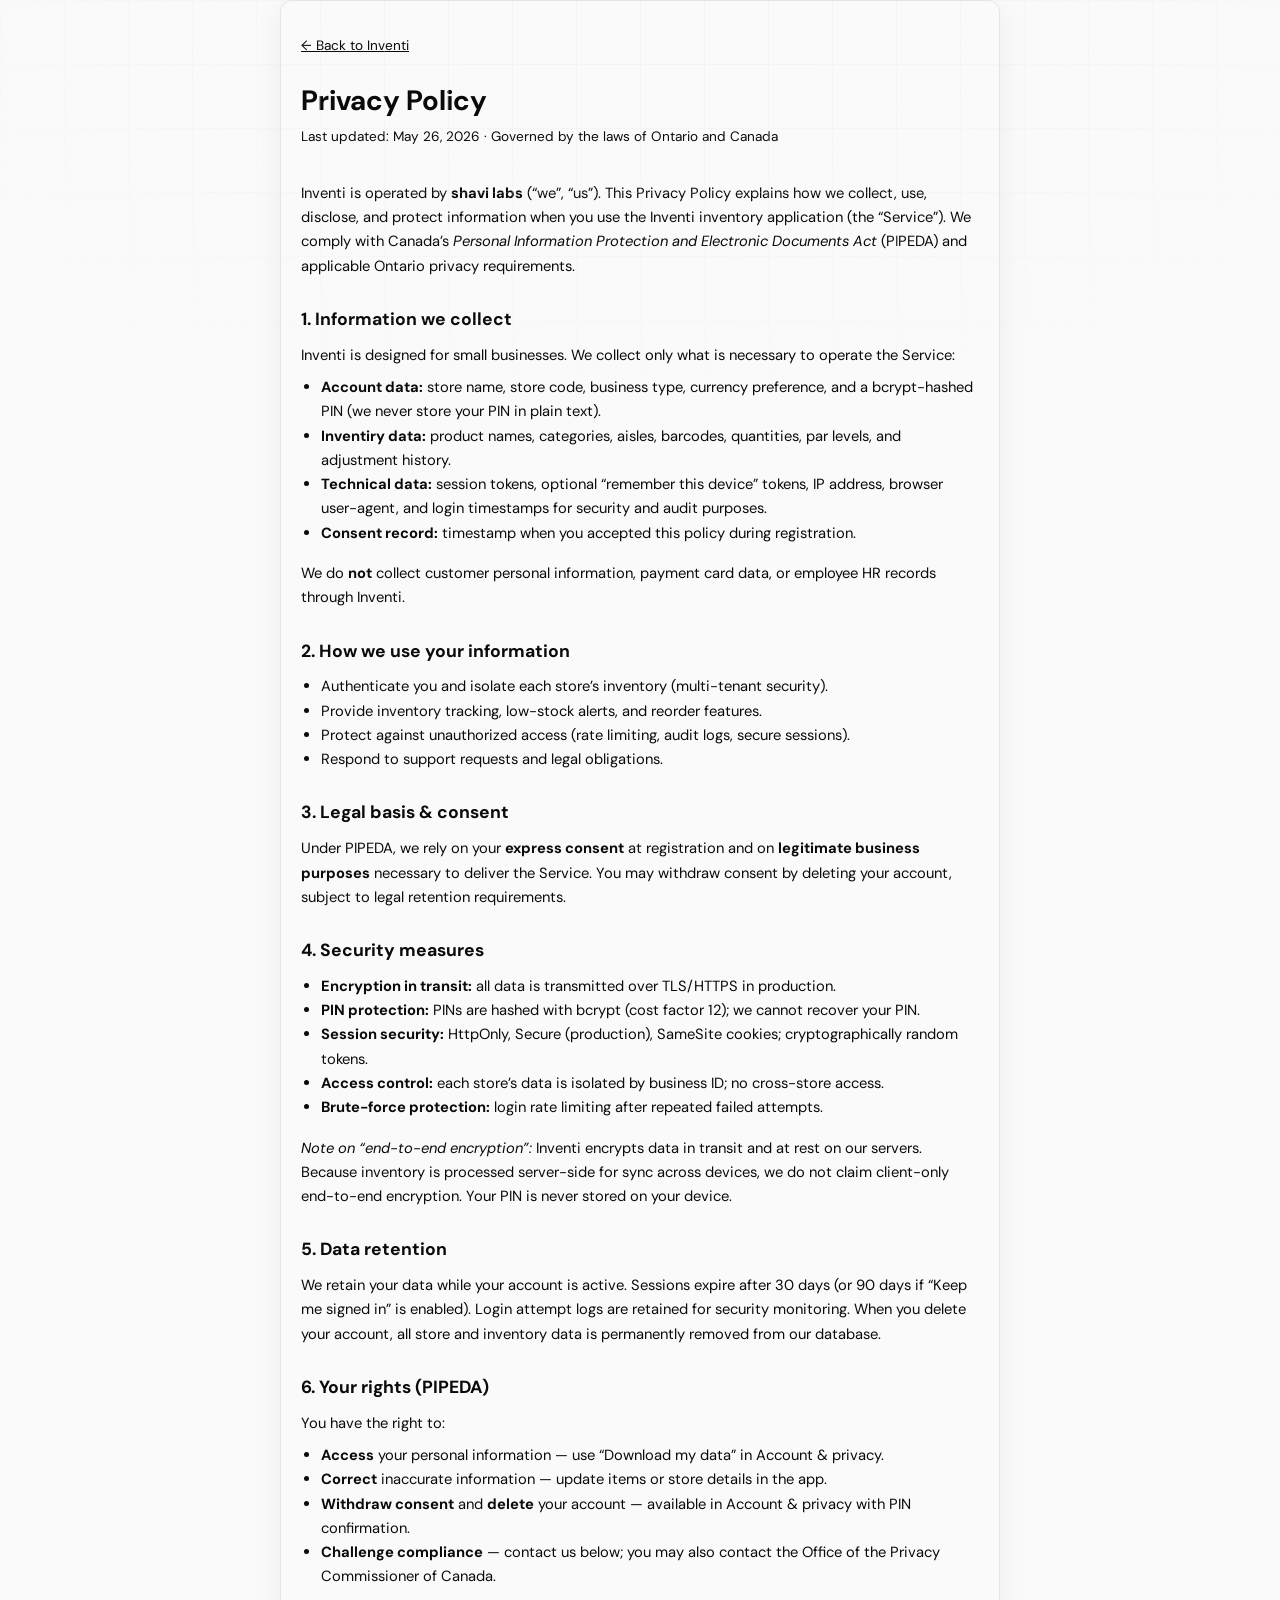
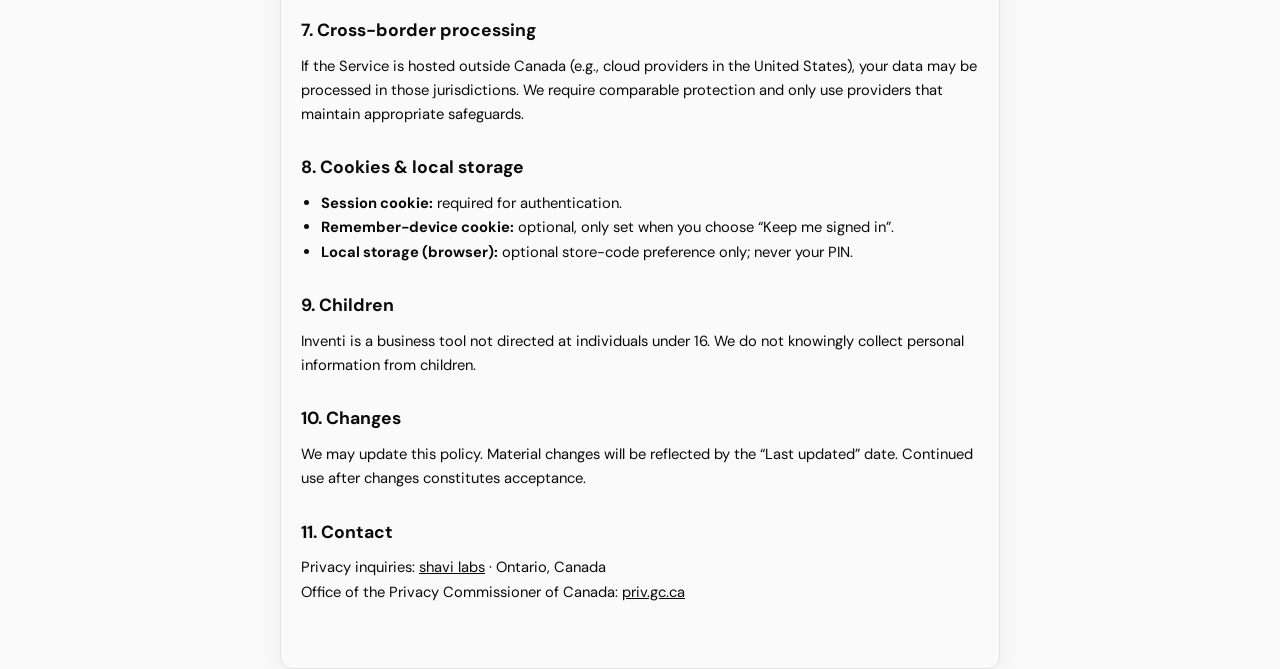
<file: static/privacy.html>
<!DOCTYPE html>
<html lang="en-CA">
<head>
  <meta charset="UTF-8">
  <meta name="viewport" content="width=device-width, initial-scale=1.0">
  <meta name="description" content="Inventi Privacy Policy — PIPEDA compliant data handling for Canadian businesses.">
  <title>Privacy Policy — Inventi</title>
  <link rel="icon" href="/static/logo.jfif" type="image/jpeg">
  <link rel="preconnect" href="https://fonts.googleapis.com">
  <link rel="preconnect" href="https://fonts.gstatic.com" crossorigin>
  <link href="https://fonts.googleapis.com/css2?family=DM+Sans:ital,opsz,wght@0,9..40,400;0,9..40,500;0,9..40,600&display=swap" rel="stylesheet">
  <link rel="stylesheet" href="/static/styles.css">
  <style>
    .legal-page { max-width: 720px; margin: 0 auto; padding: 2rem 1.25rem 4rem; }
    .legal-page h1 { font-size: 1.75rem; margin-bottom: .25rem; }
    .legal-page .updated { color: var(--gray-500); font-size: .85rem; margin-bottom: 2rem; }
    .legal-page h2 { font-size: 1.1rem; margin: 1.75rem 0 .65rem; }
    .legal-page p, .legal-page li { font-size: .92rem; line-height: 1.65; color: var(--gray-700); }
    .legal-page ul { padding-left: 1.25rem; margin: .5rem 0 1rem; }
    .legal-page a { color: var(--black); }
    .legal-back { display: inline-block; margin-bottom: 1.5rem; font-size: .85rem; }
  </style>
</head>
<body>
  <div class="grid-bg" aria-hidden="true"></div>
  <article class="legal-page card">
    <a class="legal-back" href="/">&larr; Back to Inventi</a>
    <h1>Privacy Policy</h1>
    <p class="updated">Last updated: May 26, 2026 · Governed by the laws of Ontario and Canada</p>

    <p>Inventi is operated by <strong>shavi labs</strong> (“we”, “us”). This Privacy Policy explains how we collect, use, disclose, and protect information when you use the Inventi inventory application (the “Service”). We comply with Canada’s <em>Personal Information Protection and Electronic Documents Act</em> (PIPEDA) and applicable Ontario privacy requirements.</p>

    <h2>1. Information we collect</h2>
    <p>Inventi is designed for small businesses. We collect only what is necessary to operate the Service:</p>
    <ul>
      <li><strong>Account data:</strong> store name, store code, business type, currency preference, and a bcrypt-hashed PIN (we never store your PIN in plain text).</li>
      <li><strong>Inventiry data:</strong> product names, categories, aisles, barcodes, quantities, par levels, and adjustment history.</li>
      <li><strong>Technical data:</strong> session tokens, optional “remember this device” tokens, IP address, browser user-agent, and login timestamps for security and audit purposes.</li>
      <li><strong>Consent record:</strong> timestamp when you accepted this policy during registration.</li>
    </ul>
    <p>We do <strong>not</strong> collect customer personal information, payment card data, or employee HR records through Inventi.</p>

    <h2>2. How we use your information</h2>
    <ul>
      <li>Authenticate you and isolate each store’s inventory (multi-tenant security).</li>
      <li>Provide inventory tracking, low-stock alerts, and reorder features.</li>
      <li>Protect against unauthorized access (rate limiting, audit logs, secure sessions).</li>
      <li>Respond to support requests and legal obligations.</li>
    </ul>

    <h2>3. Legal basis & consent</h2>
    <p>Under PIPEDA, we rely on your <strong>express consent</strong> at registration and on <strong>legitimate business purposes</strong> necessary to deliver the Service. You may withdraw consent by deleting your account, subject to legal retention requirements.</p>

    <h2>4. Security measures</h2>
    <ul>
      <li><strong>Encryption in transit:</strong> all data is transmitted over TLS/HTTPS in production.</li>
      <li><strong>PIN protection:</strong> PINs are hashed with bcrypt (cost factor 12); we cannot recover your PIN.</li>
      <li><strong>Session security:</strong> HttpOnly, Secure (production), SameSite cookies; cryptographically random tokens.</li>
      <li><strong>Access control:</strong> each store’s data is isolated by business ID; no cross-store access.</li>
      <li><strong>Brute-force protection:</strong> login rate limiting after repeated failed attempts.</li>
    </ul>
    <p><em>Note on “end-to-end encryption”:</em> Inventi encrypts data in transit and at rest on our servers. Because inventory is processed server-side for sync across devices, we do not claim client-only end-to-end encryption. Your PIN is never stored on your device.</p>

    <h2>5. Data retention</h2>
    <p>We retain your data while your account is active. Sessions expire after 30 days (or 90 days if “Keep me signed in” is enabled). Login attempt logs are retained for security monitoring. When you delete your account, all store and inventory data is permanently removed from our database.</p>

    <h2>6. Your rights (PIPEDA)</h2>
    <p>You have the right to:</p>
    <ul>
      <li><strong>Access</strong> your personal information — use “Download my data” in Account & privacy.</li>
      <li><strong>Correct</strong> inaccurate information — update items or store details in the app.</li>
      <li><strong>Withdraw consent</strong> and <strong>delete</strong> your account — available in Account & privacy with PIN confirmation.</li>
      <li><strong>Challenge compliance</strong> — contact us below; you may also contact the Office of the Privacy Commissioner of Canada.</li>
    </ul>

    <h2>7. Cross-border processing</h2>
    <p>If the Service is hosted outside Canada (e.g., cloud providers in the United States), your data may be processed in those jurisdictions. We require comparable protection and only use providers that maintain appropriate safeguards.</p>

    <h2>8. Cookies & local storage</h2>
    <ul>
      <li><strong>Session cookie:</strong> required for authentication.</li>
      <li><strong>Remember-device cookie:</strong> optional, only set when you choose “Keep me signed in”.</li>
      <li><strong>Local storage (browser):</strong> optional store-code preference only; never your PIN.</li>
    </ul>

    <h2>9. Children</h2>
    <p>Inventi is a business tool not directed at individuals under 16. We do not knowingly collect personal information from children.</p>

    <h2>10. Changes</h2>
    <p>We may update this policy. Material changes will be reflected by the “Last updated” date. Continued use after changes constitutes acceptance.</p>

    <h2>11. Contact</h2>
    <p>Privacy inquiries: <a href="https://splendorous-lollipop-8cfbad.netlify.app/">shavi labs</a> · Ontario, Canada</p>
    <p>Office of the Privacy Commissioner of Canada: <a href="https://www.priv.gc.ca/" target="_blank" rel="noopener">priv.gc.ca</a></p>
  </article>
</body>
</html>
</file>
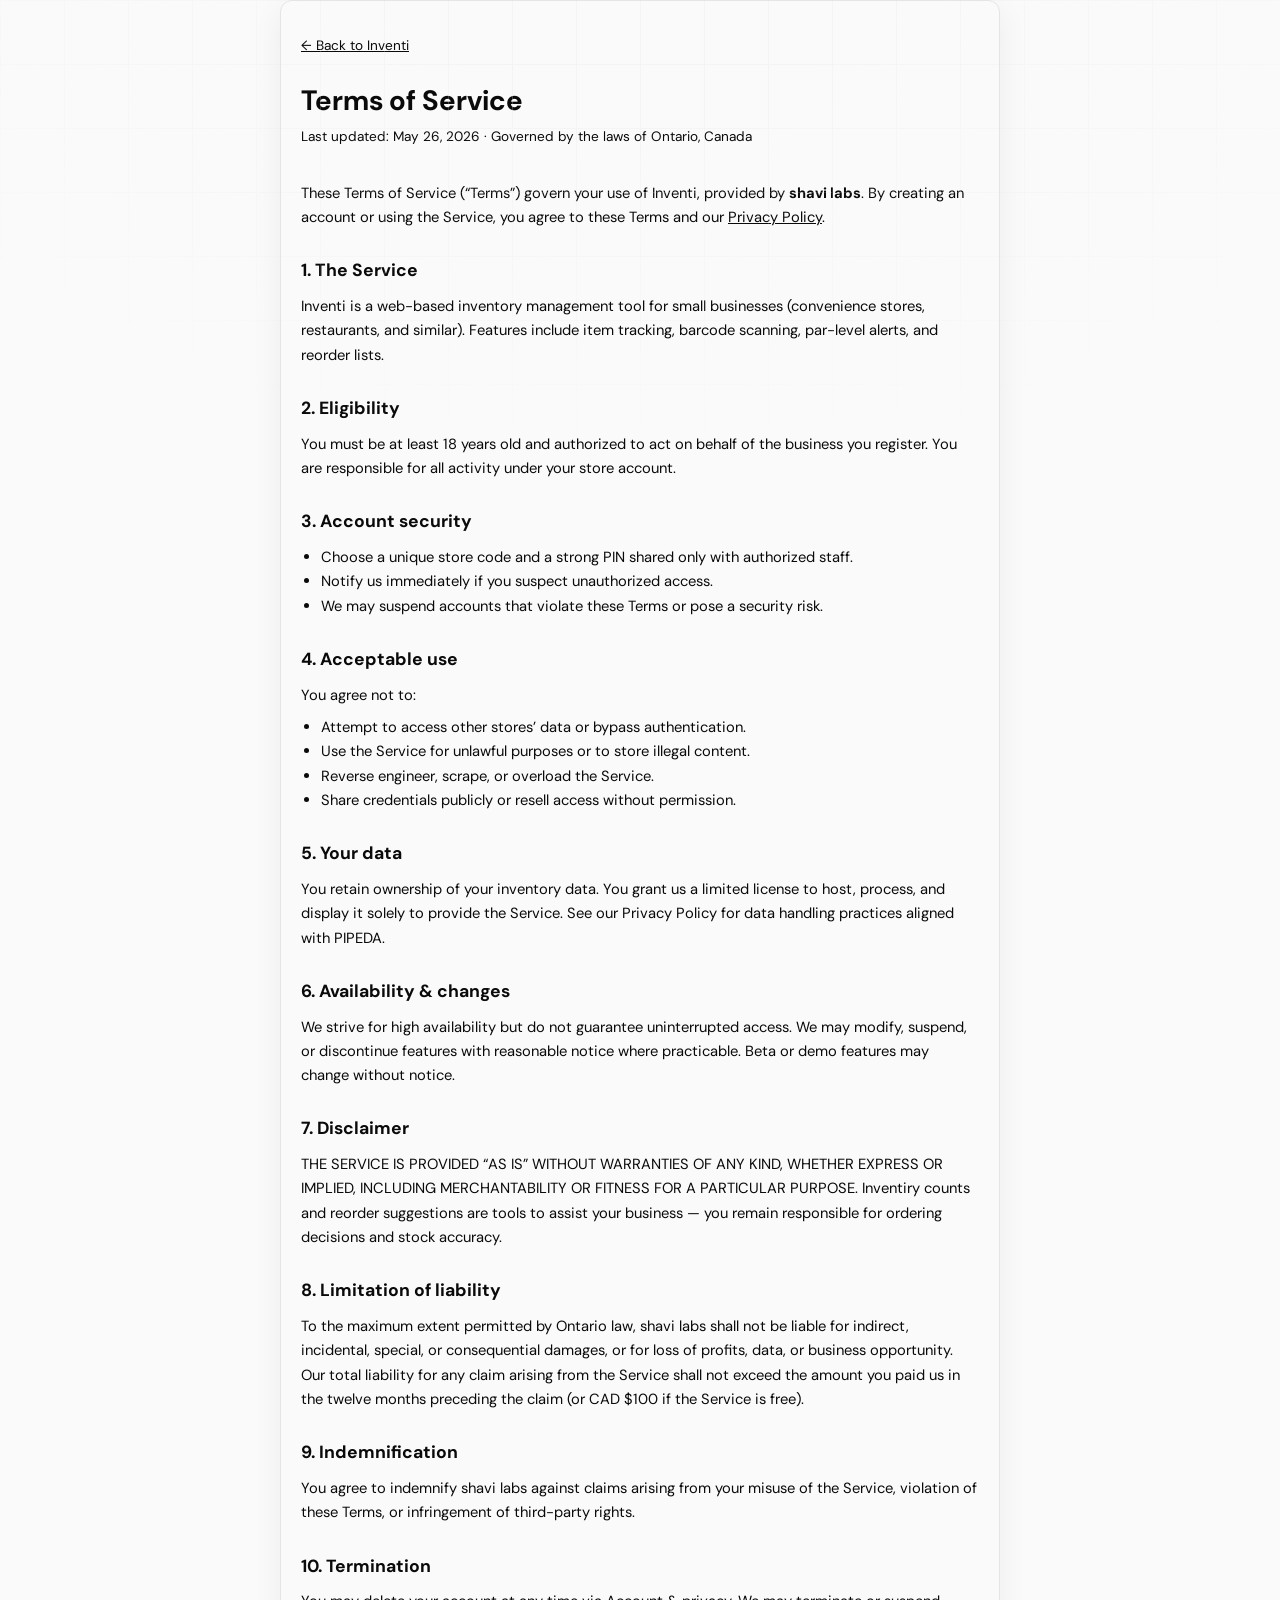
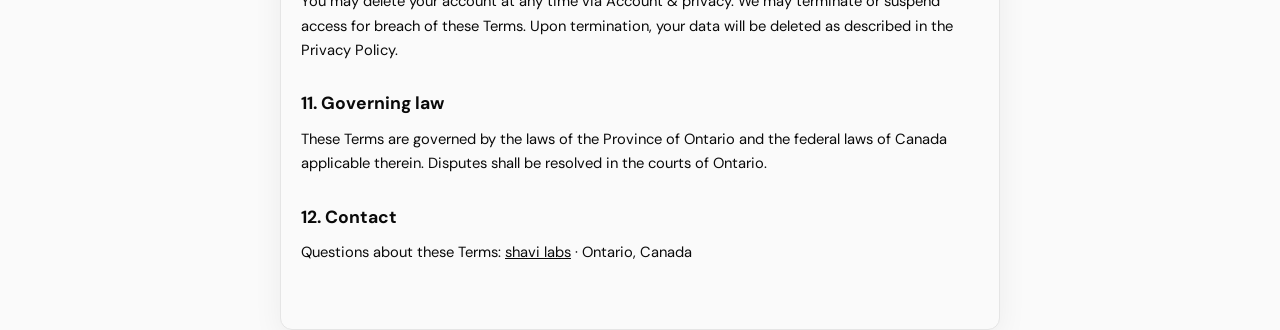
<file: static/terms.html>
<!DOCTYPE html>
<html lang="en-CA">
<head>
  <meta charset="UTF-8">
  <meta name="viewport" content="width=device-width, initial-scale=1.0">
  <meta name="description" content="Inventi Terms of Service for Canadian businesses.">
  <title>Terms of Service — Inventi</title>
  <link rel="icon" href="/static/logo.jfif" type="image/jpeg">
  <link rel="preconnect" href="https://fonts.googleapis.com">
  <link rel="preconnect" href="https://fonts.gstatic.com" crossorigin>
  <link href="https://fonts.googleapis.com/css2?family=DM+Sans:ital,opsz,wght@0,9..40,400;0,9..40,500;0,9..40,600&display=swap" rel="stylesheet">
  <link rel="stylesheet" href="/static/styles.css">
  <style>
    .legal-page { max-width: 720px; margin: 0 auto; padding: 2rem 1.25rem 4rem; }
    .legal-page h1 { font-size: 1.75rem; margin-bottom: .25rem; }
    .legal-page .updated { color: var(--gray-500); font-size: .85rem; margin-bottom: 2rem; }
    .legal-page h2 { font-size: 1.1rem; margin: 1.75rem 0 .65rem; }
    .legal-page p, .legal-page li { font-size: .92rem; line-height: 1.65; color: var(--gray-700); }
    .legal-page ul { padding-left: 1.25rem; margin: .5rem 0 1rem; }
    .legal-page a { color: var(--black); }
    .legal-back { display: inline-block; margin-bottom: 1.5rem; font-size: .85rem; }
  </style>
</head>
<body>
  <div class="grid-bg" aria-hidden="true"></div>
  <article class="legal-page card">
    <a class="legal-back" href="/">&larr; Back to Inventi</a>
    <h1>Terms of Service</h1>
    <p class="updated">Last updated: May 26, 2026 · Governed by the laws of Ontario, Canada</p>

    <p>These Terms of Service (“Terms”) govern your use of Inventi, provided by <strong>shavi labs</strong>. By creating an account or using the Service, you agree to these Terms and our <a href="/privacy">Privacy Policy</a>.</p>

    <h2>1. The Service</h2>
    <p>Inventi is a web-based inventory management tool for small businesses (convenience stores, restaurants, and similar). Features include item tracking, barcode scanning, par-level alerts, and reorder lists.</p>

    <h2>2. Eligibility</h2>
    <p>You must be at least 18 years old and authorized to act on behalf of the business you register. You are responsible for all activity under your store account.</p>

    <h2>3. Account security</h2>
    <ul>
      <li>Choose a unique store code and a strong PIN shared only with authorized staff.</li>
      <li>Notify us immediately if you suspect unauthorized access.</li>
      <li>We may suspend accounts that violate these Terms or pose a security risk.</li>
    </ul>

    <h2>4. Acceptable use</h2>
    <p>You agree not to:</p>
    <ul>
      <li>Attempt to access other stores’ data or bypass authentication.</li>
      <li>Use the Service for unlawful purposes or to store illegal content.</li>
      <li>Reverse engineer, scrape, or overload the Service.</li>
      <li>Share credentials publicly or resell access without permission.</li>
    </ul>

    <h2>5. Your data</h2>
    <p>You retain ownership of your inventory data. You grant us a limited license to host, process, and display it solely to provide the Service. See our Privacy Policy for data handling practices aligned with PIPEDA.</p>

    <h2>6. Availability & changes</h2>
    <p>We strive for high availability but do not guarantee uninterrupted access. We may modify, suspend, or discontinue features with reasonable notice where practicable. Beta or demo features may change without notice.</p>

    <h2>7. Disclaimer</h2>
    <p>THE SERVICE IS PROVIDED “AS IS” WITHOUT WARRANTIES OF ANY KIND, WHETHER EXPRESS OR IMPLIED, INCLUDING MERCHANTABILITY OR FITNESS FOR A PARTICULAR PURPOSE. Inventiry counts and reorder suggestions are tools to assist your business — you remain responsible for ordering decisions and stock accuracy.</p>

    <h2>8. Limitation of liability</h2>
    <p>To the maximum extent permitted by Ontario law, shavi labs shall not be liable for indirect, incidental, special, or consequential damages, or for loss of profits, data, or business opportunity. Our total liability for any claim arising from the Service shall not exceed the amount you paid us in the twelve months preceding the claim (or CAD $100 if the Service is free).</p>

    <h2>9. Indemnification</h2>
    <p>You agree to indemnify shavi labs against claims arising from your misuse of the Service, violation of these Terms, or infringement of third-party rights.</p>

    <h2>10. Termination</h2>
    <p>You may delete your account at any time via Account & privacy. We may terminate or suspend access for breach of these Terms. Upon termination, your data will be deleted as described in the Privacy Policy.</p>

    <h2>11. Governing law</h2>
    <p>These Terms are governed by the laws of the Province of Ontario and the federal laws of Canada applicable therein. Disputes shall be resolved in the courts of Ontario.</p>

    <h2>12. Contact</h2>
    <p>Questions about these Terms: <a href="https://splendorous-lollipop-8cfbad.netlify.app/">shavi labs</a> · Ontario, Canada</p>
  </article>
</body>
</html>
</file>
<file: static/styles.css>
*, *::before, *::after { box-sizing: border-box; margin: 0; padding: 0; }

:root {
  --black: #0a0a0a;
  --white: #fafafa;
  --gray-100: #f3f3f3;
  --gray-200: #e5e5e5;
  --gray-400: #999;
  --gray-600: #555;
  --red: #c0392b;
  --red-bg: #fdecea;
  --green: #1a7f4b;
  --green-bg: #e8f5ee;
  --amber: #b8860b;
  --orange: #e67e22;
  --orange-bg: #fef3e8;
  --font: 'DM Sans', system-ui, sans-serif;
  --ease: cubic-bezier(0.16, 1, 0.3, 1);
  --radius: 12px;
  --shadow: 0 8px 30px rgba(0,0,0,.06);
  --header-h: 64px;
  --bottom-nav-h: 68px;
  --safe-bottom: env(safe-area-inset-bottom, 0px);
  --surface: #fafafa;
  --surface-elevated: #ffffff;
  --border: #e5e5e5;
  --text-muted: #555;
}

[data-theme="dark"] {
  --black: #f0f0f0;
  --white: #0f0f0f;
  --gray-100: #1a1a1a;
  --gray-200: #2a2a2a;
  --gray-400: #888;
  --gray-600: #aaa;
  --gray-700: #ccc;
  --gray-500: #999;
  --red-bg: #3a1f1c;
  --green-bg: #1a2e22;
  --orange-bg: #3a2818;
  --shadow: 0 8px 30px rgba(0,0,0,.35);
  --surface: #0f0f0f;
  --surface-elevated: #1a1a1a;
  --border: #2a2a2a;
  --text-muted: #aaa;
}

[data-theme="dark"] .grid-bg {
  opacity: 0.12;
}

[data-theme="dark"] .topbar {
  background: rgba(15,15,15,.92);
}

[data-theme="dark"] .bottom-nav {
  background: rgba(15,15,15,.95);
}

[data-theme="dark"] .card,
[data-theme="dark"] .stat,
[data-theme="dark"] .modal-panel,
[data-theme="dark"] .setup-card {
  background: var(--surface-elevated);
  border-color: var(--border);
}

[data-theme="dark"] .brand-logo {
  mix-blend-mode: normal;
  filter: brightness(1.1);
}

[data-theme="dark"] input,
[data-theme="dark"] select,
[data-theme="dark"] textarea {
  background: var(--gray-100);
  color: var(--black);
  border-color: var(--gray-200);
}

[data-theme="dark"] .toast {
  background: var(--gray-100);
  color: var(--black);
}

html { scroll-behavior: smooth; }

body {
  font-family: var(--font);
  background: var(--white);
  color: var(--black);
  line-height: 1.5;
  min-height: 100vh;
  -webkit-font-smoothing: antialiased;
  padding-bottom: calc(var(--bottom-nav-h) + var(--safe-bottom) + 2rem);
}

[hidden] { display: none !important; }

.grid-bg {
  position: fixed;
  inset: 0;
  background-image:
    linear-gradient(var(--gray-200) 1px, transparent 1px),
    linear-gradient(90deg, var(--gray-200) 1px, transparent 1px);
  background-size: 64px 64px;
  opacity: 0.28;
  pointer-events: none;
  z-index: 0;
  mask-image: radial-gradient(ellipse 90% 70% at 50% 0%, black 15%, transparent 75%);
}

#app { position: relative; z-index: 1; }

.topbar {
  position: sticky;
  top: 0;
  z-index: 50;
  background: rgba(250,250,250,.9);
  backdrop-filter: blur(14px);
  border-bottom: 1px solid var(--gray-200);
}

.topbar-inner {
  max-width: 1100px;
  margin: 0 auto;
  padding: .7rem 1rem;
  display: flex;
  align-items: center;
  justify-content: space-between;
  gap: 1rem;
  min-height: var(--header-h);
}

.brand { display: flex; align-items: center; gap: .65rem; }
.brand-logo { mix-blend-mode: multiply; border-radius: 4px; }
.brand strong { display: block; font-size: .95rem; letter-spacing: -.02em; }
.brand-tagline {
  display: block;
  font-size: .72rem;
  color: var(--gray-500);
  letter-spacing: .02em;
  margin-top: .1rem;
}
.setup-brand h1 {
  font-size: 1.65rem;
  font-weight: 600;
  letter-spacing: -.03em;
}

.brand-sub {
  display: block;
  font-size: .72rem;
  color: var(--gray-600);
  max-width: 160px;
  white-space: nowrap;
  overflow: hidden;
  text-overflow: ellipsis;
}

.nav-desktop { display: flex; gap: .3rem; flex-wrap: wrap; }
.nav-desktop button {
  border: none;
  background: transparent;
  font: inherit;
  font-size: .82rem;
  font-weight: 500;
  color: var(--gray-600);
  padding: .45rem .75rem;
  border-radius: 8px;
  cursor: pointer;
  transition: all .2s var(--ease);
}
.nav-desktop button.active,
.nav-desktop button:hover { background: var(--black); color: var(--white); }

.bottom-nav {
  position: fixed;
  bottom: 0;
  left: 0;
  right: 0;
  z-index: 60;
  background: rgba(250,250,250,.95);
  backdrop-filter: blur(14px);
  border-top: 1px solid var(--gray-200);
  padding: .45rem .5rem calc(.45rem + var(--safe-bottom));
  display: grid;
  grid-template-columns: repeat(5, 1fr);
  gap: .25rem;
}

.bottom-nav button {
  border: none;
  background: transparent;
  font: inherit;
  font-size: .62rem;
  font-weight: 500;
  color: var(--gray-600);
  padding: .35rem .2rem;
  border-radius: 10px;
  cursor: pointer;
  display: flex;
  flex-direction: column;
  align-items: center;
  gap: .2rem;
  transition: all .2s var(--ease);
}

.bottom-nav button .nav-icon { font-size: 1.15rem; line-height: 1; }
.bottom-nav button.active { color: var(--black); background: var(--gray-100); font-weight: 600; }
.bottom-nav button.scan-btn {
  border: 2px solid var(--gray-300);
  background: var(--white);
  color: var(--black);
  border-radius: 14px;
  margin-top: -.2rem;
  padding: .45rem .2rem;
}
.bottom-nav button.scan-btn.active {
  color: var(--white);
  background: var(--black);
  border-color: var(--black);
  box-shadow: 0 4px 16px rgba(0,0,0,.15);
  font-weight: 600;
}

.app-footer {
  text-align: center;
  padding: 1rem;
  font-size: .75rem;
  color: var(--gray-400);
}

.app-footer a { color: var(--gray-600); text-decoration: none; }
.app-footer a:hover { color: var(--black); }

.page {
  max-width: 1100px;
  margin: 0 auto;
  padding: 1.25rem 1rem 1rem;
  animation: fadeUp .4s var(--ease);
}

@keyframes fadeUp {
  from { opacity: 0; transform: translateY(12px); }
  to { opacity: 1; transform: translateY(0); }
}

.page-header { margin-bottom: 1.25rem; }
.page-header h1 {
  font-size: clamp(1.5rem, 4vw, 2rem);
  font-weight: 600;
  letter-spacing: -.03em;
  margin-bottom: .35rem;
}
.page-header p { color: var(--gray-600); font-size: .95rem; }

.stats {
  display: grid;
  grid-template-columns: repeat(auto-fit, minmax(130px, 1fr));
  gap: .75rem;
  margin-bottom: 1.25rem;
}

.stat {
  background: var(--white);
  border: 1px solid var(--gray-200);
  border-radius: var(--radius);
  padding: 1rem;
  transition: transform .2s var(--ease);
}
.stat:hover { transform: translateY(-1px); }
.stat-label {
  font-size: .68rem;
  text-transform: uppercase;
  letter-spacing: .08em;
  color: var(--gray-400);
}
.stat-value {
  font-size: 1.55rem;
  font-weight: 600;
  margin-top: .15rem;
  letter-spacing: -.02em;
}
.stat-value.bad { color: var(--red); }
.stat-value.good { color: var(--green); }
.stat-value.over { color: var(--orange); }

.health-bar {
  height: 6px;
  background: var(--gray-200);
  border-radius: 999px;
  margin-top: .65rem;
  overflow: hidden;
}
.health-fill {
  height: 100%;
  background: var(--green);
  border-radius: 999px;
  transition: width .6s var(--ease);
}
.health-fill.warn { background: var(--amber); }
.health-fill.bad { background: var(--red); }

.toolbar { display: flex; gap: .5rem; flex-wrap: wrap; margin-bottom: 1rem; }

input, select, textarea {
  font: inherit;
  border: 1px solid var(--gray-200);
  border-radius: 10px;
  padding: .7rem .85rem;
  background: var(--white);
  color: var(--black);
  width: 100%;
  transition: border-color .2s;
}
input:focus, select:focus, textarea:focus {
  outline: none;
  border-color: var(--black);
}
.search { flex: 1; min-width: 160px; }

.btn {
  display: inline-flex;
  align-items: center;
  justify-content: center;
  gap: .4rem;
  border: none;
  border-radius: 10px;
  padding: .7rem 1.1rem;
  font: inherit;
  font-size: .88rem;
  font-weight: 500;
  cursor: pointer;
  text-decoration: none;
  transition: all .2s var(--ease);
  white-space: nowrap;
}
.btn:active { transform: scale(.97); }
.btn:disabled { opacity: .5; cursor: not-allowed; transform: none; }
.btn-primary { background: var(--black); color: var(--white); }
.btn-primary:hover { box-shadow: 0 6px 20px rgba(0,0,0,.12); }
.btn-ghost { background: var(--white); color: var(--black); border: 1px solid var(--gray-200); }
.btn-ghost:hover { border-color: var(--black); }
.btn-danger { background: var(--red); color: var(--white); }
.btn-sm { padding: .5rem .75rem; font-size: .8rem; }
.btn-icon { padding: .55rem; min-width: 42px; }

.card {
  background: var(--white);
  border: 1px solid var(--gray-200);
  border-radius: var(--radius);
  box-shadow: var(--shadow);
}

.table-wrap { overflow-x: auto; }
table { width: 100%; border-collapse: collapse; font-size: .88rem; }
th, td {
  text-align: left;
  padding: .75rem .85rem;
  border-bottom: 1px solid var(--gray-200);
}
th {
  font-size: .68rem;
  text-transform: uppercase;
  letter-spacing: .06em;
  color: var(--gray-600);
  background: var(--gray-100);
}
tr:last-child td { border-bottom: none; }
tr.clickable { cursor: pointer; }
tr.clickable:hover td { background: var(--gray-100); }

.badge {
  display: inline-block;
  font-size: .68rem;
  font-weight: 600;
  padding: .22rem .5rem;
  border-radius: 999px;
}
.badge-low { background: var(--red-bg); color: var(--red); }
.badge-ok { background: var(--green-bg); color: var(--green); }
.badge-overstock { background: var(--orange-bg); color: var(--orange); }
.item-card.overstock { border-color: var(--orange); }

.urgency { display: flex; align-items: center; gap: .5rem; }
.urgency-bar {
  flex: 1;
  max-width: 60px;
  height: 4px;
  background: var(--gray-200);
  border-radius: 999px;
  overflow: hidden;
}
.urgency-fill { height: 100%; background: var(--red); border-radius: 999px; }

.item-grid { display: grid; gap: .75rem; }
@media (min-width: 640px) { .item-grid { grid-template-columns: repeat(2, 1fr); } }
@media (min-width: 960px) { .item-grid { grid-template-columns: repeat(3, 1fr); } }

.item-card {
  border: 1px solid var(--gray-200);
  border-radius: var(--radius);
  padding: 1rem;
  display: grid;
  gap: .75rem;
  background: var(--white);
  transition: border-color .2s, box-shadow .2s;
}
.item-card:hover { border-color: var(--gray-400); box-shadow: var(--shadow); }
.item-card.low { border-left: 3px solid var(--red); }
.item-card-head {
  display: flex;
  justify-content: space-between;
  gap: .75rem;
  align-items: start;
}
.item-card h3 { font-size: .95rem; font-weight: 600; letter-spacing: -.01em; }
.item-meta { font-size: .78rem; color: var(--gray-600); margin-top: .15rem; }
.qty-row { display: flex; align-items: center; gap: .5rem; }
.qty {
  font-size: 1.5rem;
  font-weight: 600;
  min-width: 2.5rem;
  text-align: center;
  transition: transform .15s;
}
.qty.bump { animation: bump .3s var(--ease); }
@keyframes bump {
  0%, 100% { transform: scale(1); }
  50% { transform: scale(1.15); }
}
.actions { display: flex; gap: .35rem; flex-wrap: wrap; }

.scan-page { max-width: 520px; margin: 0 auto; }
.scanner-wrap {
  position: relative;
  border: 1px solid var(--gray-200);
  border-radius: var(--radius);
  overflow: hidden;
  background: var(--black);
  margin-bottom: .65rem;
}
#scanner { width: 100%; min-height: 300px; }
#scanner video { object-fit: cover !important; }
.scan-target {
  pointer-events: none;
  position: absolute;
  inset: 18% 6%;
  border: 2px solid rgba(255,255,255,.85);
  border-radius: 10px;
  box-shadow: 0 0 0 9999px rgba(0,0,0,.35);
}
.scan-target::before,
.scan-target::after {
  content: '';
  position: absolute;
  left: 8%;
  right: 8%;
  height: 2px;
  background: rgba(255,80,80,.9);
  animation: scanline 2s ease-in-out infinite;
}
.scan-target::before { top: 35%; }
.scan-target::after { top: 65%; animation-delay: 1s; }
@keyframes scanline {
  0%, 100% { opacity: .25; }
  50% { opacity: 1; }
}
.scan-controls {
  display: flex;
  flex-wrap: wrap;
  align-items: center;
  gap: .5rem;
  margin-bottom: .5rem;
}
.scan-last {
  font-size: .75rem;
  color: var(--gray-600);
  margin-left: auto;
}
.scan-last code { font-size: .78rem; }
.scan-error {
  color: #fff;
  padding: 2rem 1rem;
  text-align: center;
  line-height: 1.5;
}
.scan-hint {
  text-align: center;
  font-size: .85rem;
  color: var(--gray-600);
  margin-bottom: 1rem;
}
.scan-result { animation: fadeUp .35s var(--ease); }
.scan-mode-tabs {
  display: flex;
  gap: .35rem;
  margin-bottom: 1rem;
}
.scan-mode-btn {
  flex: 1;
  border: 1px solid var(--gray-200);
  background: var(--white);
  font: inherit;
  font-size: .85rem;
  font-weight: 500;
  padding: .55rem;
  border-radius: 8px;
  cursor: pointer;
}
.scan-mode-btn.active {
  background: var(--black);
  color: var(--white);
  border-color: var(--black);
}
.scan-manual { display: flex; flex-direction: column; gap: .45rem; margin-top: .5rem; }
.scan-manual-row { display: flex; gap: .5rem; }
.scan-manual-row input { flex: 1; }
.scan-manual-label { font-size: .78rem; font-weight: 500; color: var(--gray-600); }
.scan-manual-prominent {
  padding: 1rem;
  border: 1px solid var(--gray-200);
  border-radius: var(--radius);
  background: var(--gray-100);
}
.scan-manual-prominent .scan-manual-row input {
  font-size: 1.1rem;
  padding: .75rem;
}

.setup {
  min-height: calc(100vh - var(--bottom-nav-h));
  display: grid;
  place-items: center;
  padding: 1.5rem 1rem;
}
.setup-card { width: min(480px, 100%); padding: 2rem; }
.setup-brand { display: flex; align-items: center; gap: .75rem; margin-bottom: 1.25rem; }
.setup-brand img { width: 48px; height: 48px; mix-blend-mode: multiply; }
.setup-card h1 { font-size: 1.75rem; letter-spacing: -.03em; }
.setup-card .tagline { color: var(--gray-600); margin-bottom: 1.5rem; font-size: .95rem; }
.form-grid { display: grid; gap: .85rem; }
label {
  display: grid;
  gap: .35rem;
  font-size: .72rem;
  font-weight: 500;
  text-transform: uppercase;
  letter-spacing: .04em;
  color: var(--gray-600);
}

.modal {
  position: fixed;
  inset: 0;
  z-index: 200;
  display: grid;
  place-items: center;
  padding: 1rem;
}
.modal-backdrop {
  position: absolute;
  inset: 0;
  background: rgba(0,0,0,.4);
  animation: fadeIn .2s;
}
@keyframes fadeIn { from { opacity: 0; } to { opacity: 1; } }
.modal-panel {
  position: relative;
  width: min(480px, 100%);
  background: var(--white);
  border-radius: var(--radius);
  box-shadow: 0 24px 64px rgba(0,0,0,.15);
  max-height: 90vh;
  overflow: auto;
  animation: slideUp .3s var(--ease);
}
@keyframes slideUp {
  from { opacity: 0; transform: translateY(16px); }
  to { opacity: 1; transform: translateY(0); }
}
.modal-header {
  display: flex;
  justify-content: space-between;
  align-items: center;
  padding: 1rem 1rem .5rem;
}
.modal-header h2 { font-size: 1.1rem; font-weight: 600; letter-spacing: -.02em; }
.modal-body { padding: .5rem 1rem 1.25rem; }
.icon-btn {
  border: none;
  background: transparent;
  font-size: 1.5rem;
  line-height: 1;
  cursor: pointer;
  color: var(--gray-600);
  padding: .25rem;
}

.toast-stack {
  position: fixed;
  bottom: calc(var(--bottom-nav-h) + var(--safe-bottom) + 1rem);
  left: 50%;
  transform: translateX(-50%);
  z-index: 300;
  display: flex;
  flex-direction: column;
  gap: .5rem;
  width: min(360px, 92vw);
  pointer-events: none;
}
.toast {
  background: var(--black);
  color: var(--white);
  padding: .75rem 1rem;
  border-radius: 10px;
  font-size: .88rem;
  box-shadow: 0 8px 24px rgba(0,0,0,.2);
  animation: toastIn .35s var(--ease);
  pointer-events: auto;
}
.toast.error { background: var(--red); }
.toast.success { background: var(--green); }
.toast.warn { background: var(--orange); }
@keyframes toastIn {
  from { opacity: 0; transform: translateY(10px); }
  to { opacity: 1; transform: translateY(0); }
}

.loader {
  position: fixed;
  inset: 0;
  z-index: 250;
  background: rgba(250,250,250,.6);
  backdrop-filter: blur(4px);
  display: grid;
  place-items: center;
}
.loader-ring {
  width: 36px;
  height: 36px;
  border: 3px solid var(--gray-200);
  border-top-color: var(--black);
  border-radius: 50%;
  animation: spin .7s linear infinite;
}
@keyframes spin { to { transform: rotate(360deg); } }

.empty { text-align: center; padding: 2.5rem 1.5rem; color: var(--gray-600); }
.empty-icon { font-size: 2rem; margin-bottom: .5rem; opacity: .4; }
.print-area { display: none; }

@media print {
  .topbar, .toolbar, .actions, .nav, .bottom-nav, .no-print, .grid-bg, .app-footer { display: none !important; }
  .print-area { display: block !important; }
  body { background: white; padding: 0; }
  .page { max-width: none; padding: 0; }
}

@media (min-width: 769px) {
  .bottom-nav { display: none !important; }
  body { padding-bottom: 0; }
  .toast-stack { bottom: 1.5rem; }
}

@media (max-width: 768px) {
  .nav-desktop { display: none; }
}

.install-banner {
  position: fixed;
  bottom: calc(var(--bottom-nav-h) + var(--safe-bottom) + .5rem);
  left: 50%;
  transform: translateX(-50%);
  z-index: 80;
  width: min(420px, 94vw);
  background: var(--black);
  color: var(--white);
  padding: .75rem 1rem;
  border-radius: 12px;
  display: flex;
  align-items: center;
  gap: .5rem;
  font-size: .82rem;
  box-shadow: 0 12px 40px rgba(0,0,0,.2);
}

.install-banner .icon-btn { color: var(--gray-400); flex-shrink: 0; }

.auth-tabs {
  display: flex;
  gap: .35rem;
  margin-bottom: 1.25rem;
}

.auth-tabs button {
  flex: 1;
  border: 1px solid var(--gray-200);
  background: var(--white);
  font: inherit;
  font-size: .85rem;
  font-weight: 500;
  padding: .55rem;
  border-radius: 8px;
  cursor: pointer;
}

.auth-tabs button.active {
  background: var(--black);
  color: var(--white);
  border-color: var(--black);
}

.auth-demo {
  margin-top: 1rem;
  padding: .75rem;
  background: var(--gray-100);
  border-radius: 8px;
  font-size: .82rem;
  color: var(--gray-600);
}

.auth-options {
  display: flex;
  flex-direction: column;
  gap: .55rem;
  margin: .25rem 0;
}

.check-row {
  display: flex;
  align-items: flex-start;
  gap: .55rem;
  font-size: .82rem;
  color: var(--gray-700);
  cursor: pointer;
  line-height: 1.35;
}

.check-row input[type="checkbox"] {
  margin-top: .15rem;
  width: 1rem;
  height: 1rem;
  accent-color: var(--black);
  flex-shrink: 0;
}

.check-row a { color: inherit; text-decoration: underline; }

.consent-row { margin-top: .25rem; }

.auth-security-note {
  font-size: .75rem;
  color: var(--gray-500);
  line-height: 1.4;
  margin: 0;
}

.auth-legal {
  margin-top: 1.25rem;
  font-size: .75rem;
  color: var(--gray-500);
  text-align: center;
}

.auth-legal a { color: var(--gray-600); }

.app-footer {
  display: flex;
  flex-wrap: wrap;
  justify-content: center;
  gap: .35rem 1rem;
}

.footer-legal a { color: var(--gray-500); font-size: .75rem; }

.account-panel { display: flex; flex-direction: column; gap: .85rem; }

.account-intro {
  font-size: .85rem;
  color: var(--gray-600);
  line-height: 1.45;
  margin: 0;
}

.account-actions { display: flex; flex-direction: column; gap: .5rem; }

.btn.danger, .danger-text { color: #b42318; }

.btn-primary.danger { background: #b42318; border-color: #b42318; color: #fff; }

.settings-page { max-width: 640px; }
.settings-section {
  margin-bottom: 1.5rem;
  padding-bottom: 1.25rem;
  border-bottom: 1px solid var(--gray-200);
}
.settings-section:last-child { border-bottom: none; margin-bottom: 0; }
.settings-section h2 { font-size: .95rem; margin-bottom: .35rem; }
.settings-hint { font-size: .78rem; color: var(--gray-500); margin-bottom: .75rem; }
.theme-picker { display: flex; gap: .5rem; flex-wrap: wrap; }
.theme-opt {
  flex: 1;
  min-width: 5rem;
  border: 1px solid var(--gray-200);
  background: var(--white);
  font: inherit;
  font-size: .82rem;
  padding: .55rem .75rem;
  border-radius: 8px;
  cursor: pointer;
}
.theme-opt.active {
  background: var(--black);
  color: var(--white);
  border-color: var(--black);
}
.settings-row { display: flex; flex-direction: column; gap: .5rem; margin-top: .65rem; }
.settings-row label { font-size: .82rem; color: var(--gray-600); }
.settings-row input[type="number"],
.settings-row select {
  max-width: 12rem;
  padding: .5rem .65rem;
  border: 1px solid var(--gray-200);
  border-radius: 8px;
  font: inherit;
}
.topbar-settings-btn {
  font: inherit;
  font-size: .78rem;
  background: none;
  border: 1px solid var(--gray-200);
  border-radius: 8px;
  padding: .4rem .65rem;
  cursor: pointer;
  color: var(--gray-600);
  margin-left: .35rem;
}
.topbar-settings-btn:hover { color: var(--black); border-color: var(--black); }

[dir="rtl"] .topbar-inner { flex-direction: row-reverse; }
[dir="rtl"] .toolbar { flex-direction: row-reverse; }
[dir="rtl"] .check-row { flex-direction: row-reverse; }
[dir="rtl"] .scan-manual-row { flex-direction: row-reverse; }

.logout-btn {
  font: inherit;
  font-size: .78rem;
  color: var(--gray-600);
  background: none;
  border: none;
  cursor: pointer;
  padding: .45rem .75rem;
}

.logout-btn:hover { color: var(--black); }

@media (min-width: 769px) {
  .install-banner { bottom: 1rem; }
}

.organize-bar {
  display: flex;
  align-items: center;
  gap: .5rem;
  flex-wrap: wrap;
  margin-bottom: 1rem;
}

.organize-label {
  font-size: .72rem;
  text-transform: uppercase;
  letter-spacing: .06em;
  color: var(--gray-600);
  font-weight: 500;
}

.organize-btn {
  border: 1px solid var(--gray-200);
  background: var(--white);
  font: inherit;
  font-size: .82rem;
  font-weight: 500;
  padding: .45rem .85rem;
  border-radius: 999px;
  cursor: pointer;
  transition: all .2s var(--ease);
}

.organize-btn.active {
  background: var(--black);
  color: var(--white);
  border-color: var(--black);
}

.item-group { margin-bottom: 1.5rem; }

.group-heading {
  font-size: .85rem;
  font-weight: 600;
  text-transform: uppercase;
  letter-spacing: .06em;
  color: var(--gray-600);
  margin-bottom: .65rem;
  padding-bottom: .35rem;
  border-bottom: 1px solid var(--gray-200);
}

.group-count {
  font-weight: 400;
  color: var(--gray-400);
  font-size: .75rem;
}

@media (max-width: 640px) {
  th.hide-sm, td.hide-sm { display: none; }
}

.aisle-manager-list {
  max-height: 50vh;
  overflow-y: auto;
  margin: .75rem 0;
  border: 1px solid var(--border);
  border-radius: var(--radius);
}

.aisle-row {
  display: grid;
  grid-template-columns: 1fr minmax(7rem, 9rem);
  gap: .5rem;
  align-items: center;
  padding: .55rem .75rem;
  border-bottom: 1px solid var(--border);
}

.aisle-row:last-child { border-bottom: none; }

.aisle-name {
  font-size: .88rem;
  overflow: hidden;
  text-overflow: ellipsis;
  white-space: nowrap;
}

.aisle-input {
  font: inherit;
  font-size: .85rem;
  padding: .35rem .5rem;
  border: 1px solid var(--border);
  border-radius: 8px;
  background: var(--surface-elevated);
  color: inherit;
}

.dashboard-alerts {
  padding: 1rem 1.25rem;
}

.dashboard-alerts .settings-section {
  margin: 0;
  padding: 0;
  border: none;
}

.dashboard-alerts .settings-row {
  margin-top: .5rem;
}

.alert-subsection {
  margin-top: 1rem;
  padding-top: .75rem;
  border-top: 1px solid var(--border);
}
</file>
